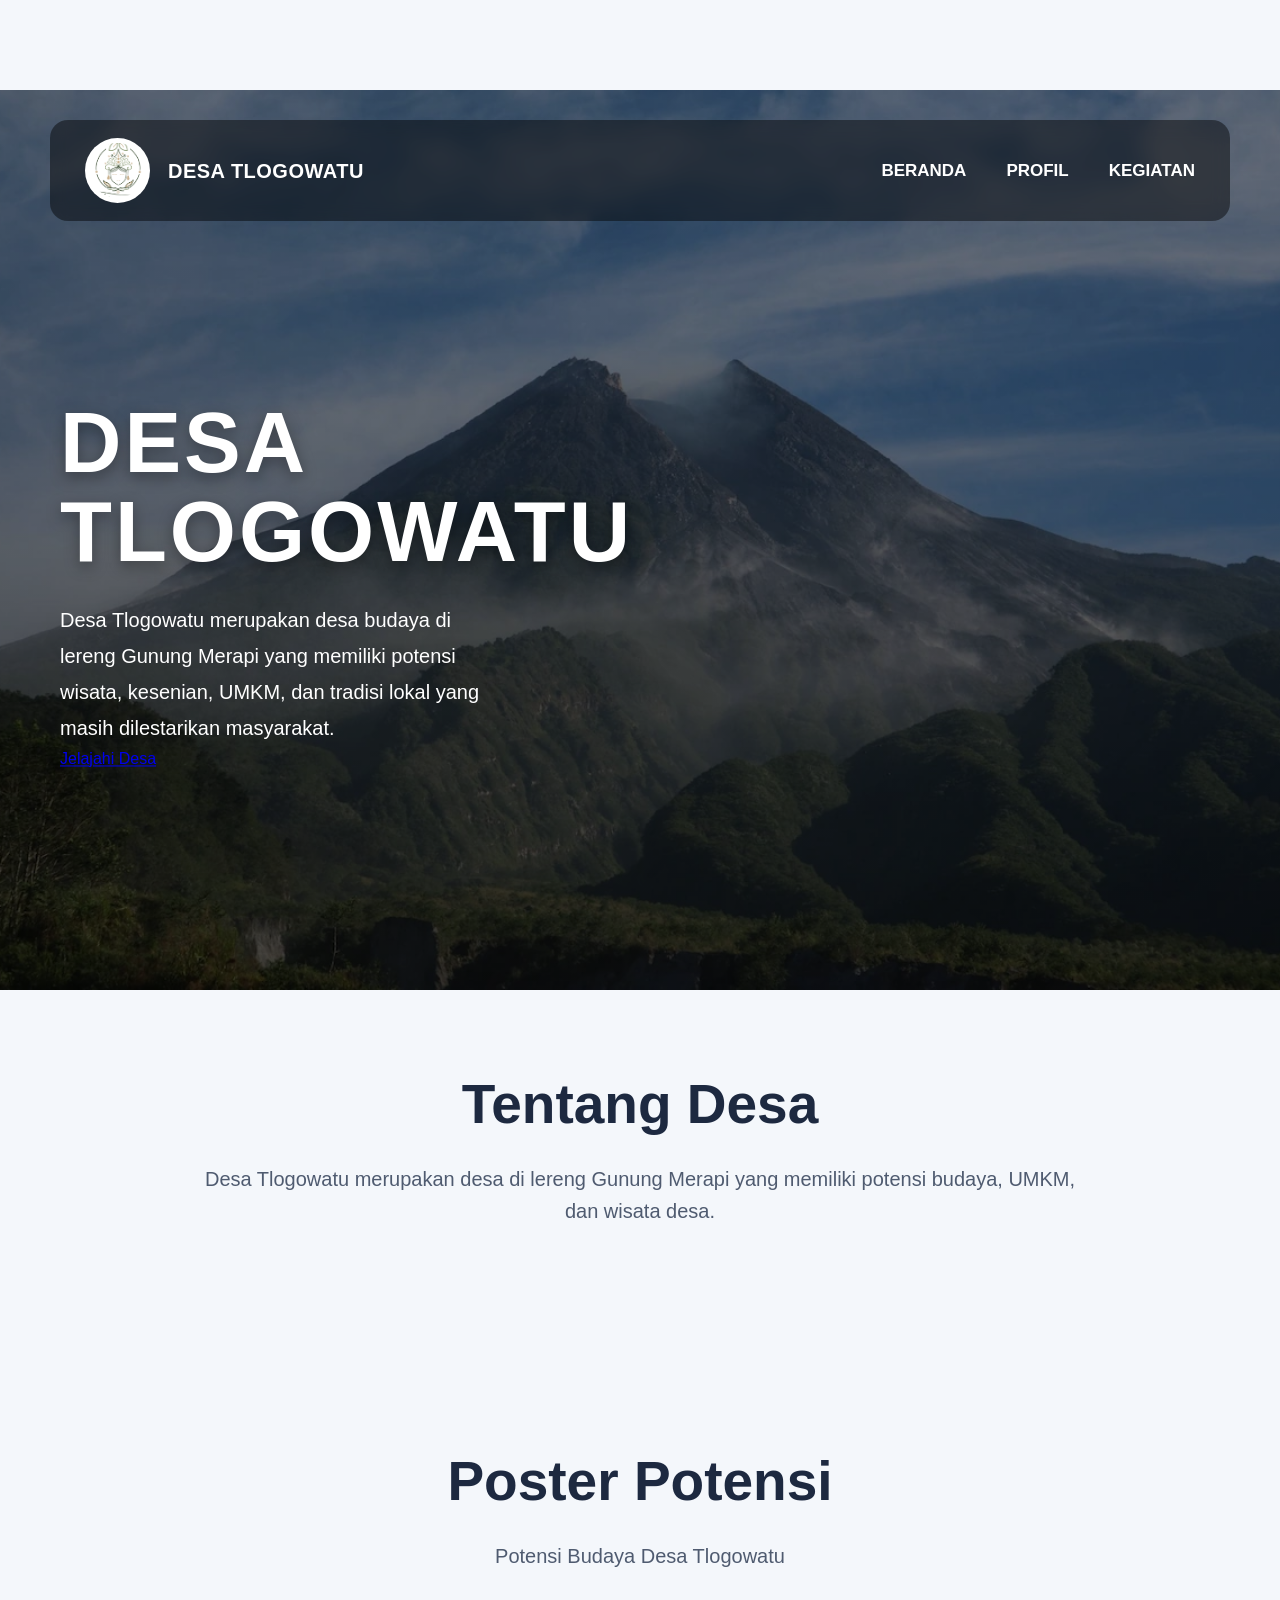
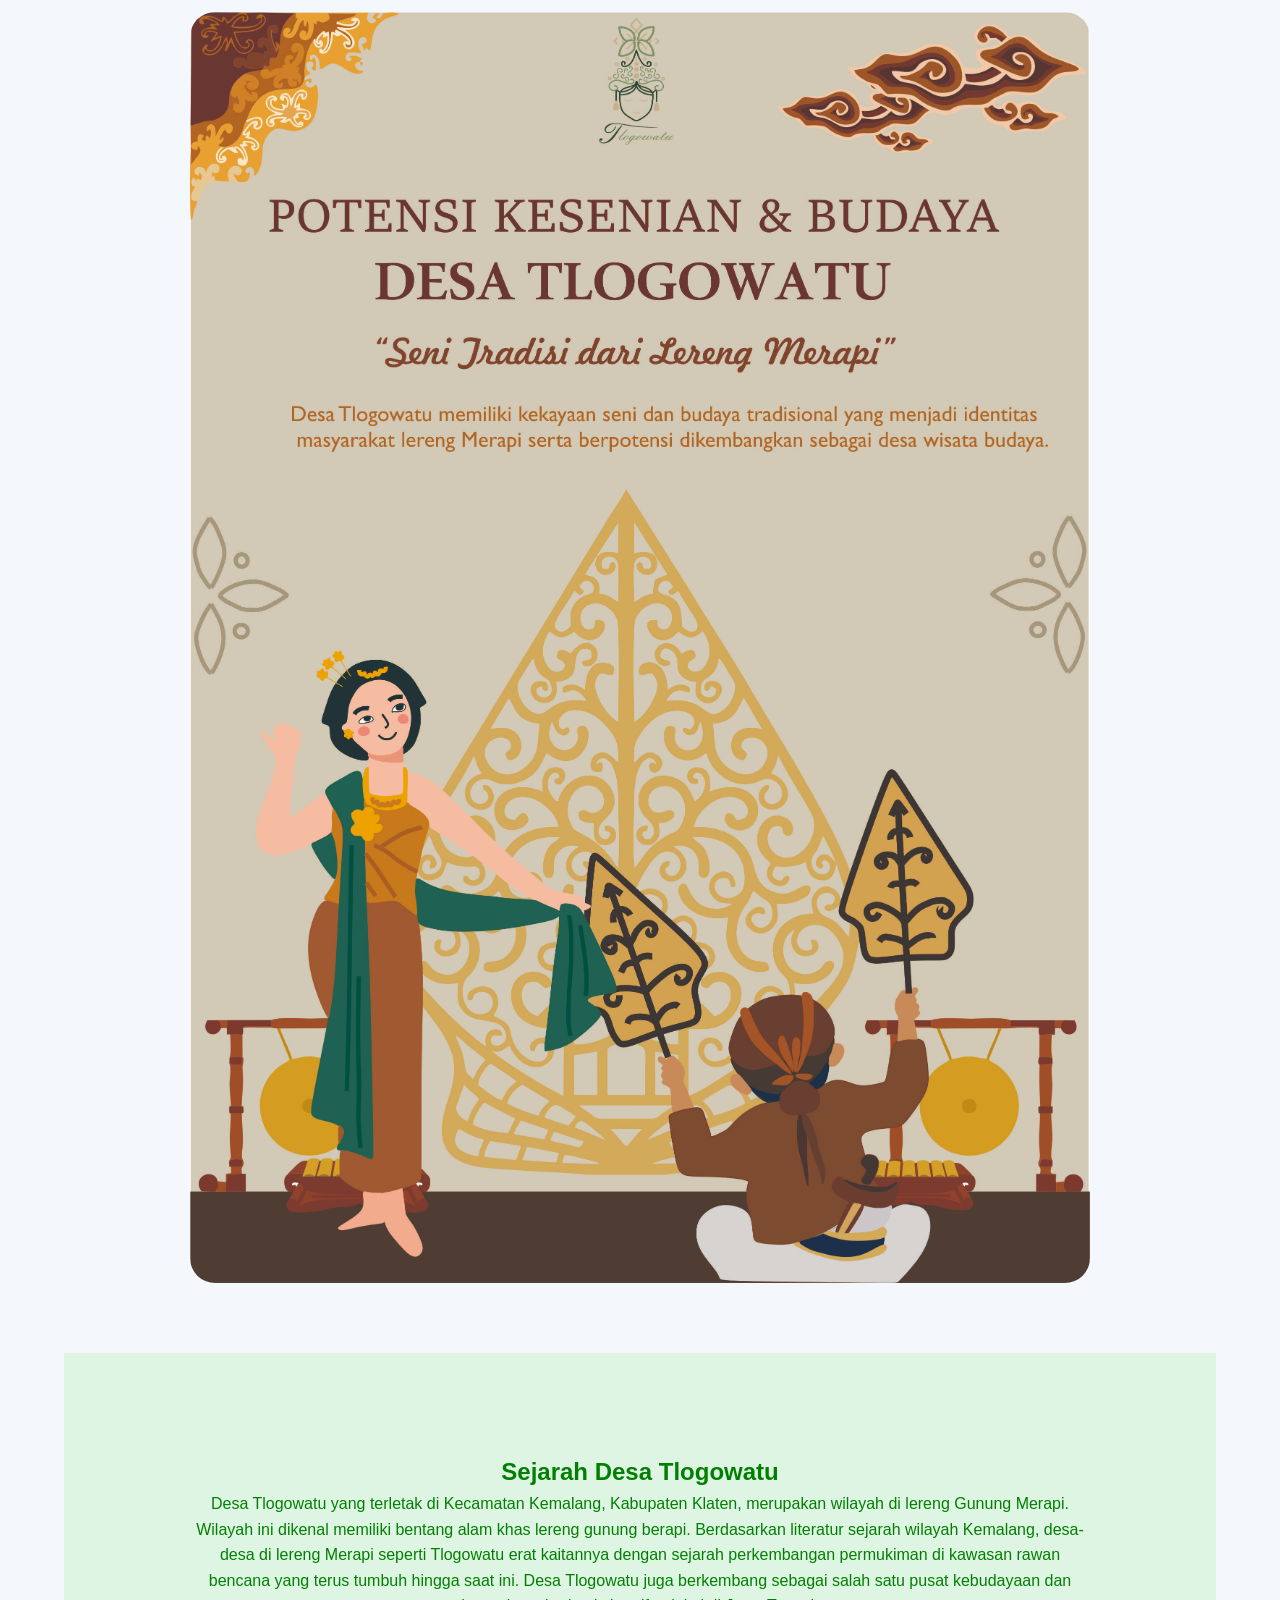
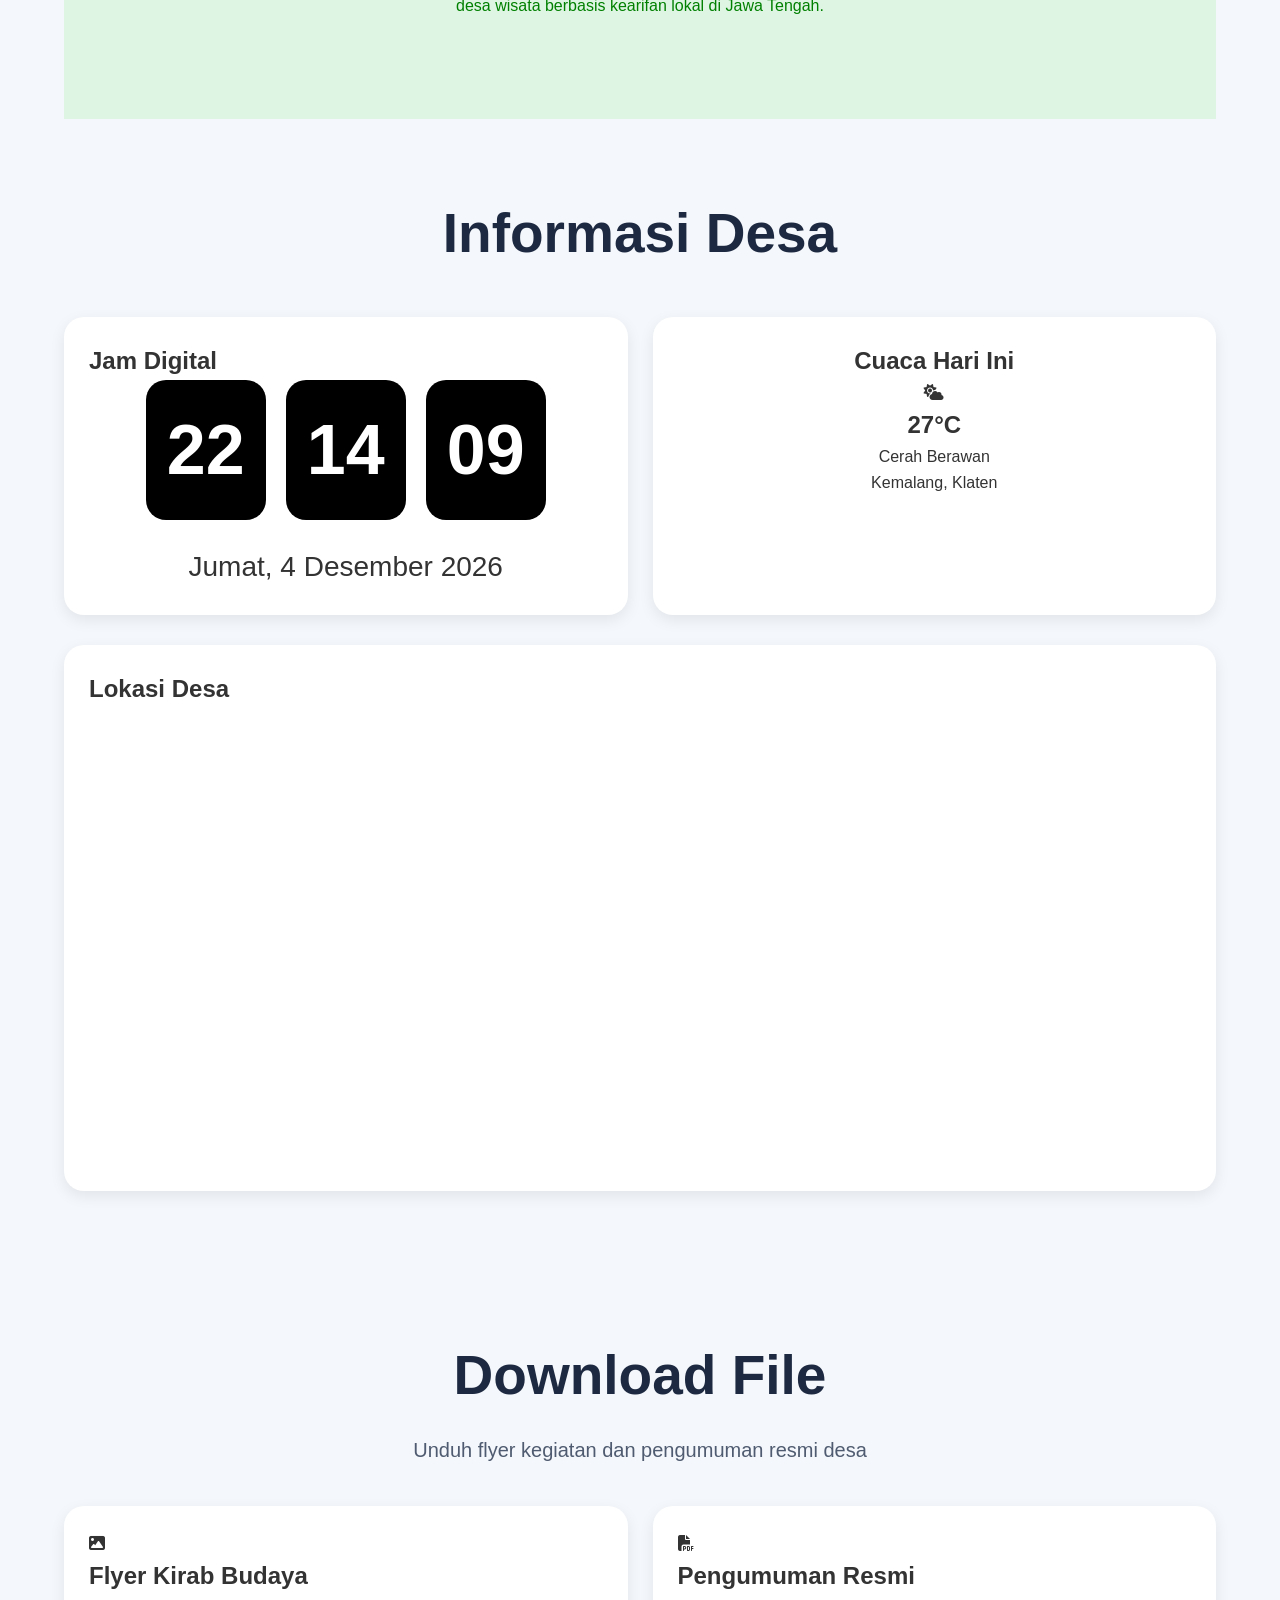
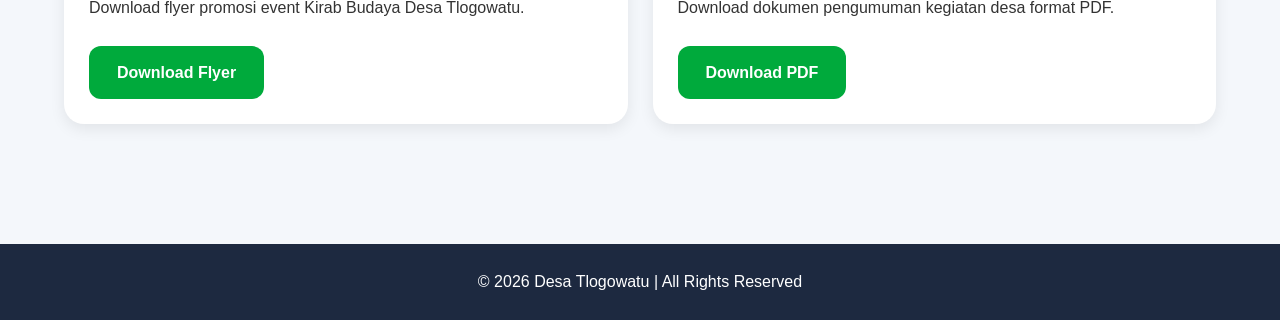
<file: index.html>
<!DOCTYPE html>
<html lang="id">
<head>

    <meta charset="UTF-8">
    <meta name="viewport" content="width=device-width, initial-scale=1.0">

    <title>Desa Tlogowatu</title>

    <!-- CSS -->
    <link rel="stylesheet" href="style.css">

    <!-- ICON -->
    <link rel="stylesheet"
    href="https://cdnjs.cloudflare.com/ajax/libs/font-awesome/6.5.1/css/all.min.css">

</head>

<body>

<!-- ================= HERO SECTION ================= -->

<section class="hero-modern">

    <img src="gambar/banner.jpg" alt="Banner Desa">

    <div class="overlay"></div>

    <!-- NAVBAR -->

   <!-- NAVBAR -->

<div class="hero-top">

    <!-- LOGO -->
    <div class="hero-logo">

        <img src="gambar/logo.png" alt="Logo Desa">

        <h2>DESA TLOGOWATU</h2>

    </div>

    <!-- KANAN -->
    <div class="hero-right">

        <!-- HAMBURGER -->
        <div class="hamburger" onclick="toggleMenu()">
            <i class="fa-solid fa-bars"></i>
        </div>

        <!-- MENU -->
        <div class="hero-menu" id="menu">

            <a href="index.html">BERANDA</a>

            <a href="profil.html">PROFIL</a>

            <a href="kegiatan.html">KEGIATAN</a>

        </div>

    </div>

</div>
    
    <!-- HERO CONTENT -->

    <div class="hero-content">

        <h1 class="hero-title">
            DESA <br>
            TLOGOWATU
        </h1>

        <div class="hero-desc">

            <p>
                Desa Tlogowatu merupakan desa budaya
                di lereng Gunung Merapi yang memiliki
                potensi wisata, kesenian, UMKM,
                dan tradisi lokal yang masih
                dilestarikan masyarakat.
            </p>

        </div>

        <a href="profil.html" class="hero-btn">
            Jelajahi Desa
        </a>

    </div>

</section>

<!-- ================= TENTANG DESA ================= -->

<section class="container">

    <h1 class="title">
        Tentang <span>Desa</span>
    </h1>

    <p class="subtitle">
        Desa Tlogowatu merupakan desa di lereng
        Gunung Merapi yang memiliki potensi budaya,
        UMKM, dan wisata desa.
    </p>

</section>

<!-- ================= POSTER ================= -->

<section class="poster-section">

    <h1 class="title">
        Poster <span>Potensi</span>
    </h1>

    <p class="subtitle">
        Potensi Budaya Desa Tlogowatu
    </p>

    <div class="poster-container">

        <img src="gambar/poster.jpg" alt="Poster Desa">

    </div>

</section>

<!-- ================= SEJARAH ================= -->

<section class="sejarah reveal">

    <div class="sejarah-text">

        <h1>Sejarah Desa Tlogowatu</h1>

        <p>
            Desa Tlogowatu yang terletak di Kecamatan Kemalang, Kabupaten Klaten,
            merupakan wilayah di lereng Gunung Merapi. Wilayah ini dikenal memiliki
            bentang alam khas lereng gunung berapi. Berdasarkan literatur sejarah wilayah Kemalang,
            desa-desa di lereng Merapi seperti Tlogowatu erat kaitannya dengan sejarah perkembangan
            permukiman di kawasan rawan bencana yang terus tumbuh hingga saat ini.
            Desa Tlogowatu juga berkembang sebagai salah satu pusat kebudayaan dan desa wisata
            berbasis kearifan lokal di Jawa Tengah.
        </p>

    </div>

</section>

<!-- ================= INFORMASI DESA ================= -->

<section class="info-desa">

    <h1 class="title">
        Informasi Desa
    </h1>

    <div class="info-top">

        <!-- JAM -->

        <div class="info-card">

            <h2>Jam Digital</h2>

            <div class="clock-container">

                <div class="clock-box">
                    <span id="jam">00</span>
                </div>

                <div class="clock-box">
                    <span id="menit">00</span>
                </div>

                <div class="clock-box">
                    <span id="detik">00</span>
                </div>

            </div>

            <div class="tanggal" id="tanggal"></div>

        </div>

        <!-- CUACA -->

        <div class="info-card cuaca-card">

            <h2>Cuaca Hari Ini</h2>

            <i class="fa-solid fa-cloud-sun"></i>

            <h1>27°C</h1>

            <p>Cerah Berawan</p>

            <span>Kemalang, Klaten</span>

        </div>

    </div>

    <!-- MAPS -->

    <div class="maps-card">

        <h2>Lokasi Desa</h2>

        <iframe
            src="https://maps.google.com/maps?q=Tlogowatu%20Kemalang%20Klaten&t=&z=13&ie=UTF8&iwloc=&output=embed"
            width="100%"
            height="450"
            style="border:0; border-radius:20px;"
            allowfullscreen=""
            loading="lazy">
        </iframe>

    </div>

</section>

<!-- ================= DOWNLOAD ================= -->

<section class="download-section">

    <h1 class="title">
        Download <span>File</span>
    </h1>

    <p class="subtitle">
        Unduh flyer kegiatan dan
        pengumuman resmi desa
    </p>

    <div class="download-grid">

        <!-- FLYER -->

        <div class="download-card">

            <i class="fa-solid fa-image"></i>

            <h2>Flyer Kirab Budaya</h2>

            <p>
                Download flyer promosi event
                Kirab Budaya Desa Tlogowatu.
            </p>

            <a href="gambar/flyer-kirab.jpg"
               download="Flyer-Kirab-Tlogowatu.jpg"
               class="btn"
               onclick="downloadFlyer()">

               Download Flyer

            </a>

        </div>

        <!-- PDF -->

        <div class="download-card">

            <i class="fa-solid fa-file-pdf"></i>

            <h2>Pengumuman Resmi</h2>

            <p>
                Download dokumen pengumuman
                kegiatan desa format PDF.
            </p>

            <a href="surat/pengumuman.pdf"
               download
               class="btn"
               onclick="downloadPDF()">

               Download PDF

            </a>

        </div>

    </div>

</section>

<!-- ================= FOOTER ================= -->

<footer>

    <p>
        © 2026 Desa Tlogowatu | All Rights Reserved
    </p>

</footer>

<!-- JAVASCRIPT -->

<script src="script.js"></script>

</body>
</html>
</file>
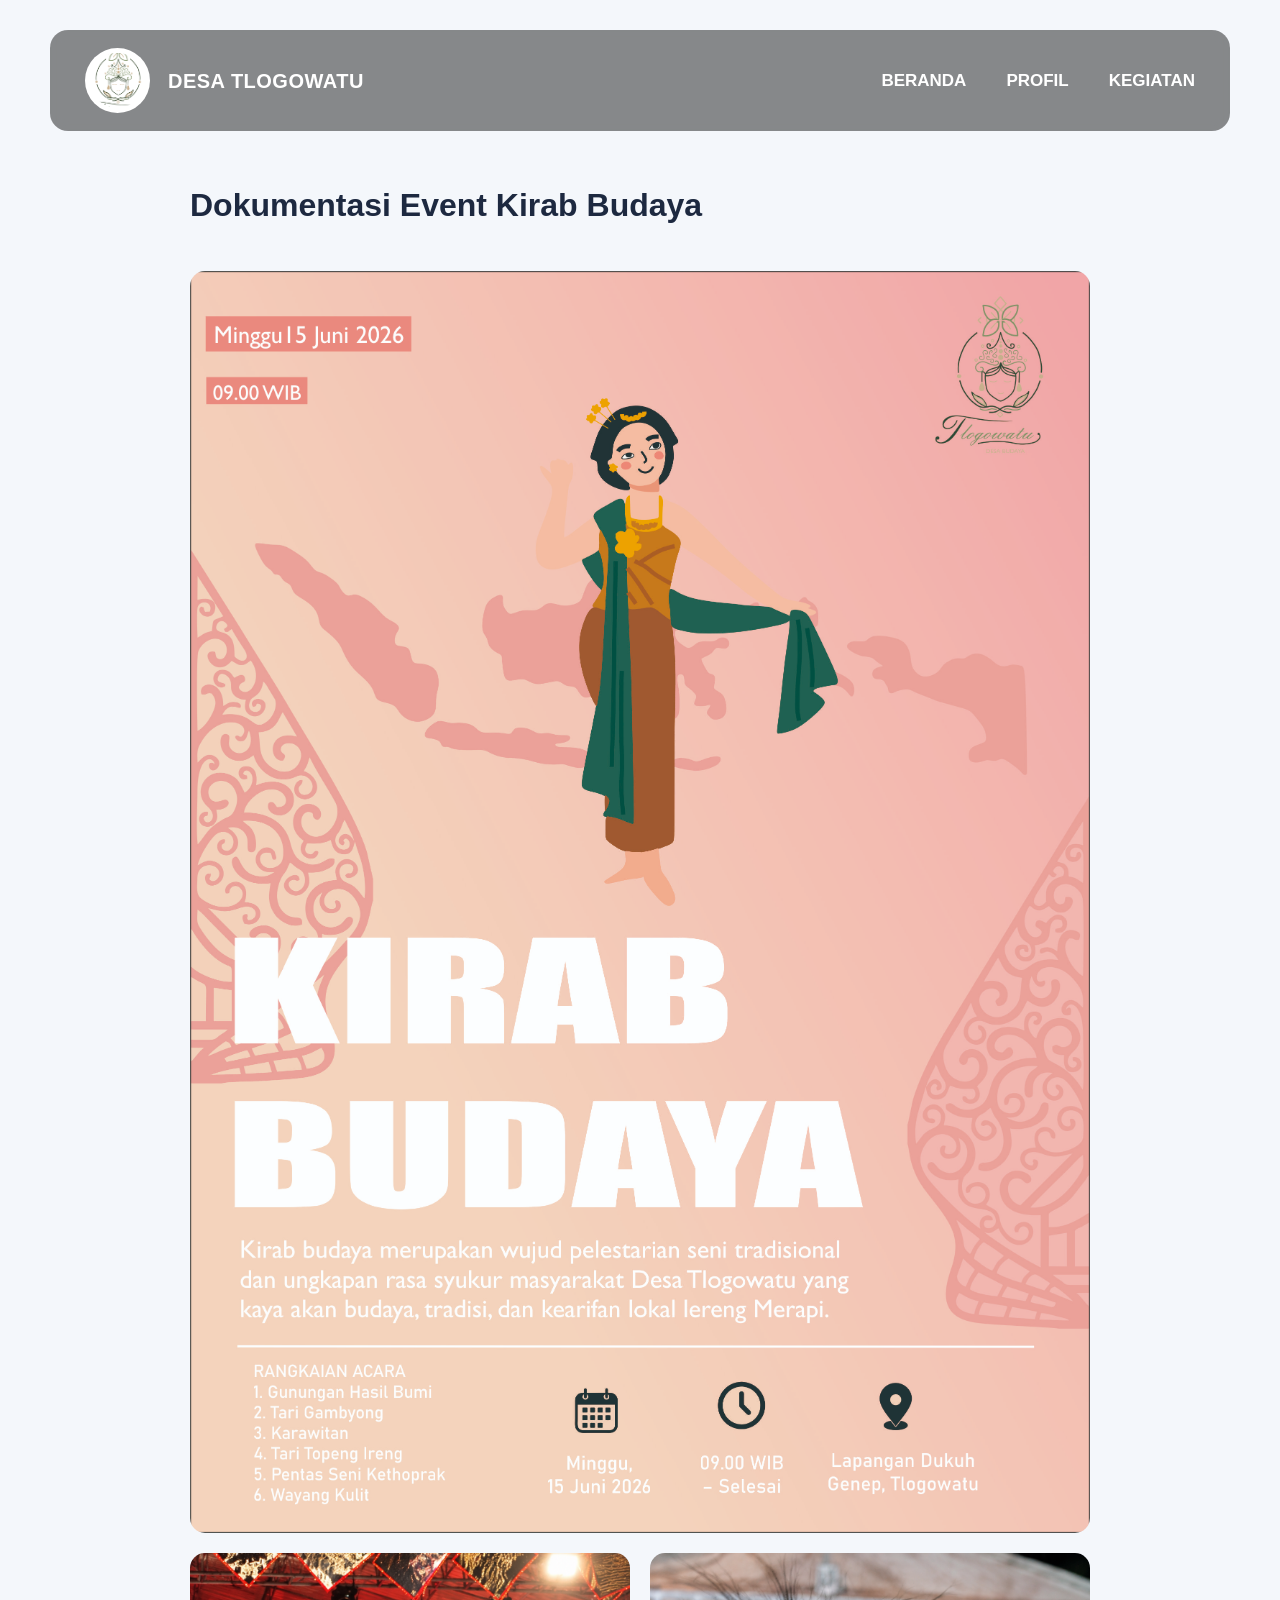
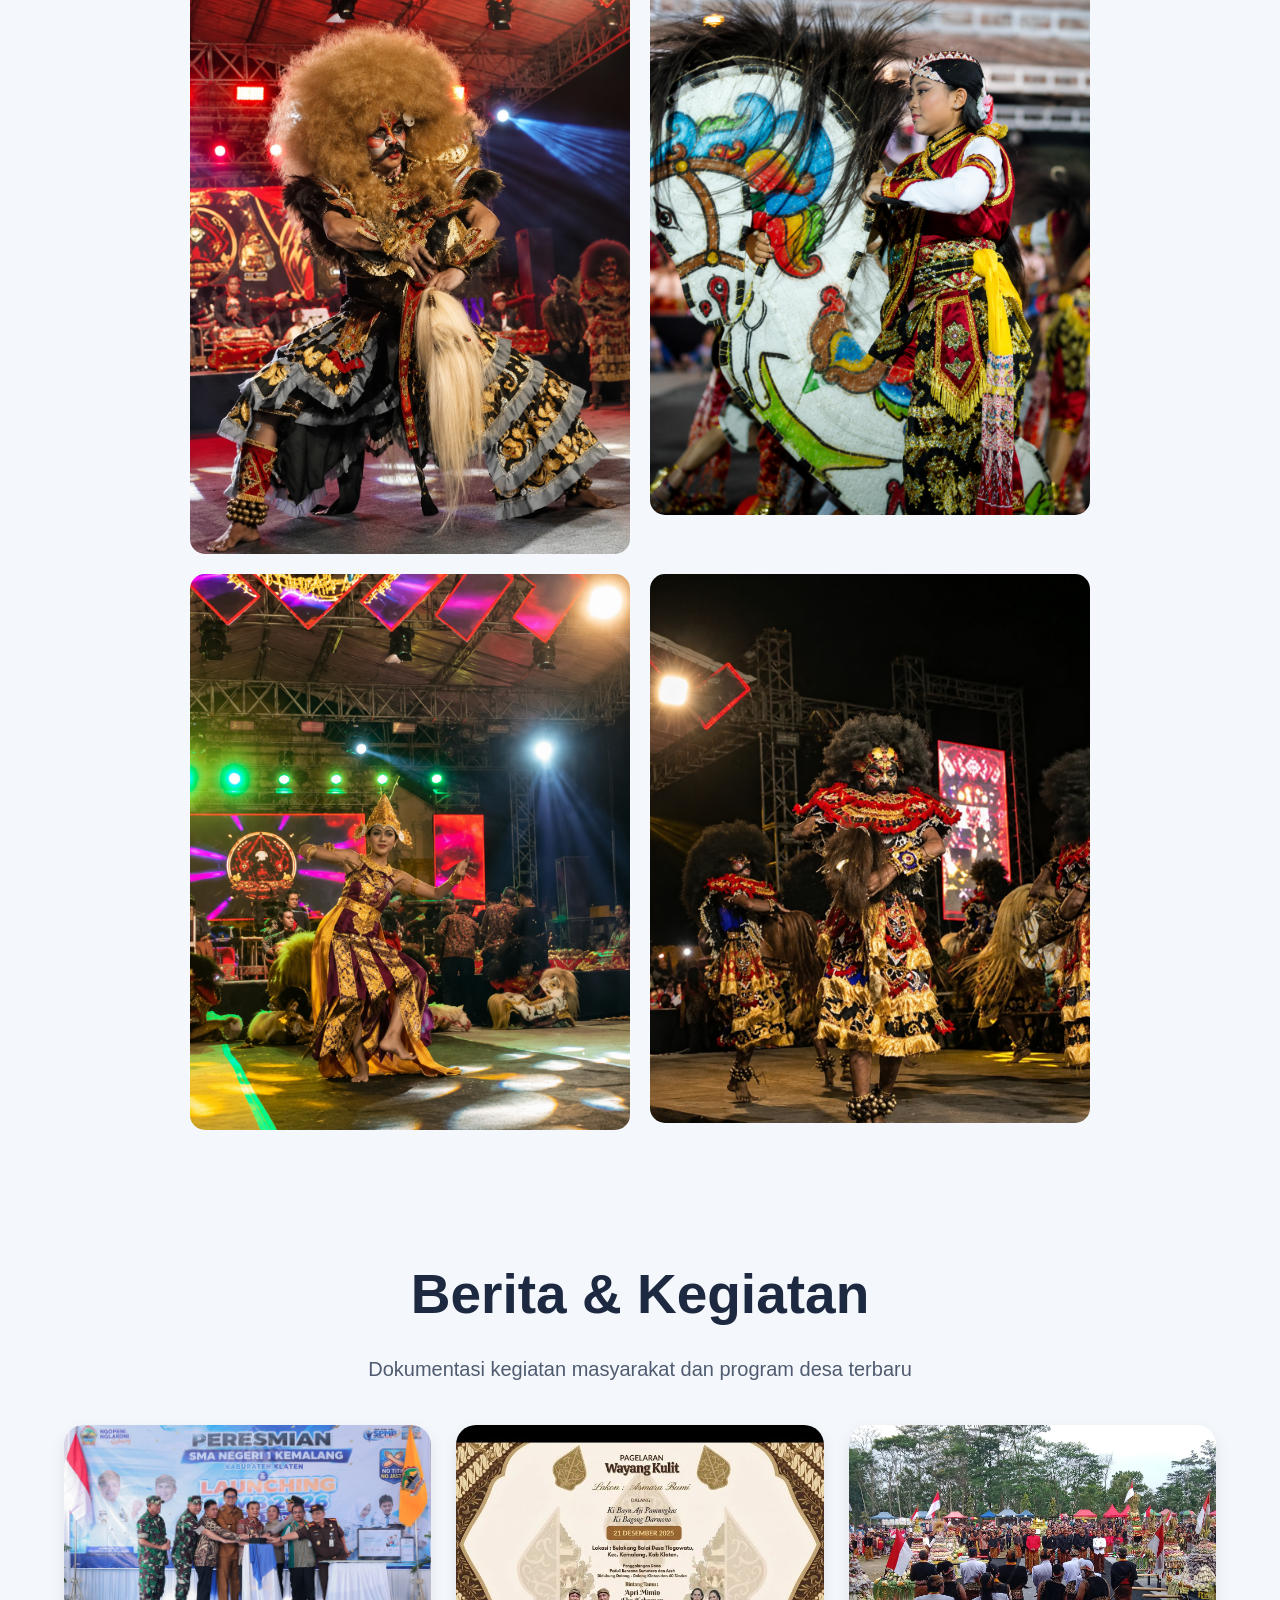
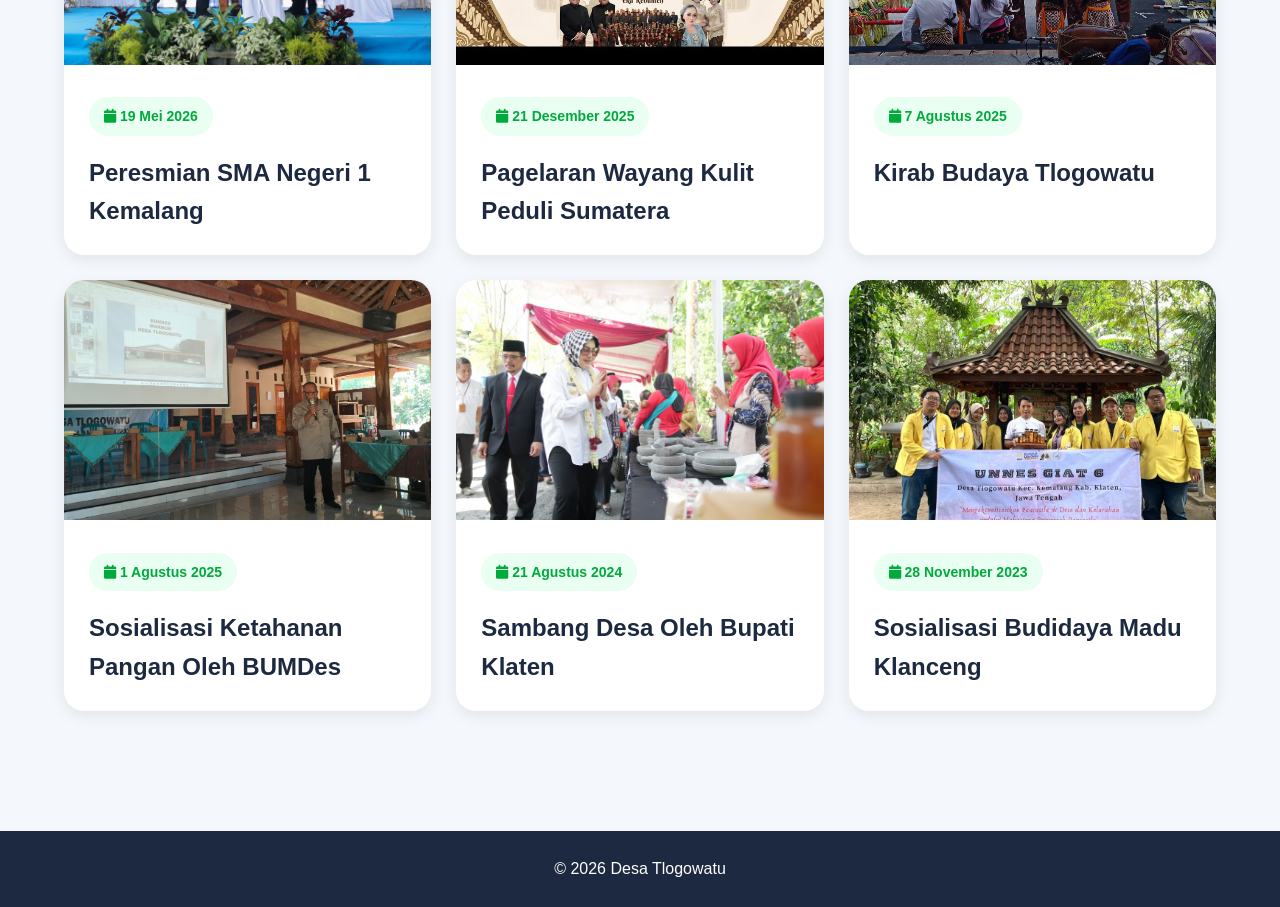
<file: kegiatan.html>
<!DOCTYPE html>
<html lang="id">
<head>

    <!-- pengaturan karakter -->
    <meta charset="UTF-8">
    <meta name="viewport" content="width=device-width, initial-scale=1.0">  <!-- responsive di hp -->
    <title>Kegiatan Desa</title>

    <link rel="stylesheet" href="style.css">  <!-- menghubungkan ke css -->

    <link rel="stylesheet"
    href="https://cdnjs.cloudflare.com/ajax/libs/font-awesome/6.5.1/css/all.min.css">  <!-- icon-->
</head>
<body>

<!-- NAVIGASI -->

<div class="hero-top">

    <!-- LOGO -->
    <div class="hero-logo">

        <img src="gambar/logo.png" alt="Logo Desa">

        <h2>DESA TLOGOWATU</h2>

    </div>

    <!-- KANAN -->
    <div class="hero-right">

        <!-- HAMBURGER -->
        <div class="hamburger" onclick="toggleMenu()">
            <i class="fa-solid fa-bars"></i>
        </div>

        <!-- MENU -->
        <div class="hero-menu" id="menu">

            <a href="index.html">BERANDA</a>

            <a href="profil.html">PROFIL</a>

            <a href="kegiatan.html">KEGIATAN</a>

        </div>

    </div>

</div>
    
<div class="gallery-wrapper">

    <div class="gallery-grid">

        <h2 class="gallery-title">Dokumentasi Event Kirab Budaya</h2>

        <img src="gambar/flyer-kirab.jpg" class="poster">

        <img src="gambar/kirab1.png">
        <img src="gambar/kirab4.png">
        <img src="gambar/kirab3.png">
        <img src="gambar/kirab2.png">

    </div>

</div>

<!-- KEGIATAN -->
<section class="container">

    <h1 class="title">Berita & <span>Kegiatan</span></h1>

    <p class="subtitle">
        Dokumentasi kegiatan masyarakat dan program desa terbaru
    </p>

    <div class="berita-grid">

        <!-- CARD 1 -->
        <div class="berita-card">
            <img src="gambar/sma.png" alt="">

            <div class="berita-content">
                <span>
                    <i class="fa-solid fa-calendar"></i>
                    19 Mei 2026
                </span>

                <h2>Peresmian SMA Negeri 1 Kemalang</h2>
            </div>
        </div>

        <!-- CARD 2 -->
        <div class="berita-card">
            <img src="gambar/wayang.jpg" alt="">

            <div class="berita-content">
                <span>
                    <i class="fa-solid fa-calendar"></i>
                    21 Desember 2025
                </span>

                <h2>Pagelaran Wayang Kulit Peduli Sumatera</h2>
            </div>
        </div>

        <!-- CARD 3 -->
        <div class="berita-card">
            <img src="gambar/kirab.jpg" alt="">

            <div class="berita-content">
                <span>
                    <i class="fa-solid fa-calendar"></i>
                    7 Agustus 2025
                </span>

                <h2>Kirab Budaya Tlogowatu</h2>
            </div>
        </div>

        <!-- CARD 4 -->
        <div class="berita-card">
            <img src="gambar/pangan.jpg" alt="">

            <div class="berita-content">
                <span>
                    <i class="fa-solid fa-calendar"></i>
                    1 Agustus 2025
                </span>

                <h2>Sosialisasi Ketahanan Pangan Oleh BUMDes</h2>
            </div>
        </div>

        <!-- CARD 5 -->
        <div class="berita-card">
            <img src="gambar/bupati.jpg" alt="">

            <div class="berita-content">
                <span>
                    <i class="fa-solid fa-calendar"></i>
                    21 Agustus 2024
                </span>

                <h2>Sambang Desa Oleh Bupati Klaten</h2>
            </div>
        </div>

        <!-- CARD 6 -->
        <div class="berita-card">
            <img src="gambar/madu.jpg" alt="">

            <div class="berita-content">
                <span>
                    <i class="fa-solid fa-calendar"></i>
                    28 November 2023
                </span>

                <h2>Sosialisasi Budidaya Madu Klanceng</h2>
            </div>
        </div>

    </div>

</section>

<footer>
    <p>© 2026 Desa Tlogowatu</p>
</footer>

<script src="script.js"></script>

</body>
</html>
</file>
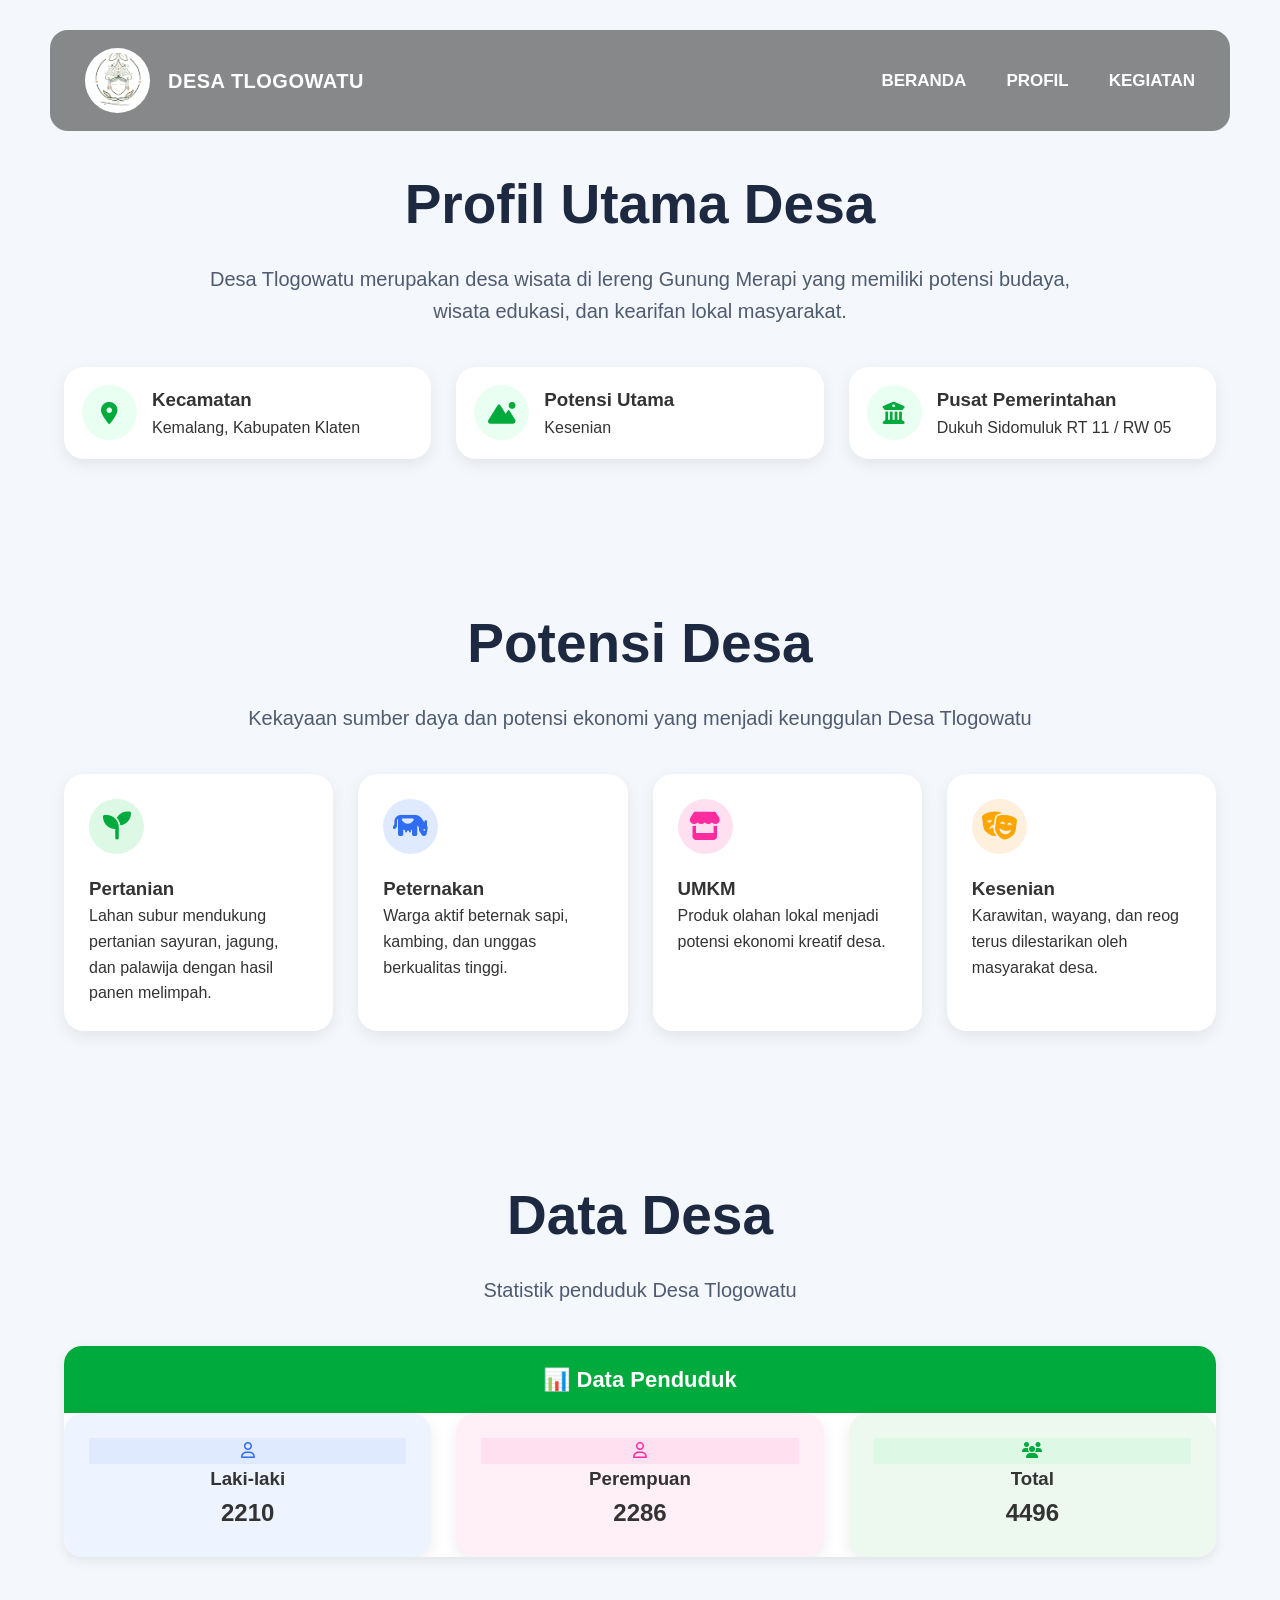
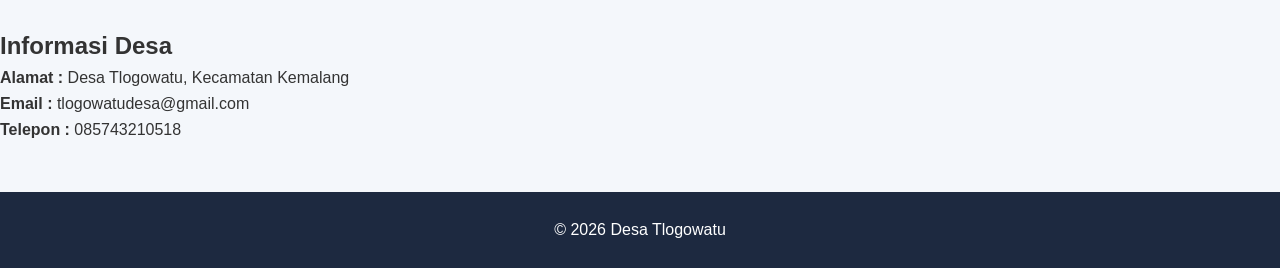
<file: profil.html>
<!DOCTYPE html>
<html lang="id">
<head>
    <meta charset="UTF-8">  <!-- pengaturan karakter -->
    <meta name="viewport" content="width=device-width, initial-scale=1.0">  <!-- responsive di hp -->
    <title>Profil Desa Tlogowatu</title>

    <link rel="stylesheet" href="style.css">  <!-- menghubungkan ke css -->

    
    <link rel="stylesheet"
    href="https://cdnjs.cloudflare.com/ajax/libs/font-awesome/6.5.1/css/all.min.css">  <!-- icon -->

</head>

<body>

<!-- NAVIGASI -->

<div class="hero-top">

    <!-- LOGO -->
    <div class="hero-logo">

        <img src="gambar/logo.png" alt="Logo Desa">

        <h2>DESA TLOGOWATU</h2>

    </div>

    <!-- KANAN -->
    <div class="hero-right">

        <!-- HAMBURGER -->
        <div class="hamburger" onclick="toggleMenu()">
            <i class="fa-solid fa-bars"></i>
        </div>

        <!-- MENU -->
        <div class="hero-menu" id="menu">

            <a href="index.html">BERANDA</a>

            <a href="profil.html">PROFIL</a>

            <a href="kegiatan.html">KEGIATAN</a>

        </div>

    </div>

</div>
    
<!-- profil utama -->
<section class="profil-utama">

    <h1 class="profil-title">
        Profil Utama Desa
    </h1>

    <p class="profil-desc">
        Desa Tlogowatu merupakan desa wisata
        di lereng Gunung Merapi yang memiliki
        potensi budaya, wisata edukasi,
        dan kearifan lokal masyarakat.
    </p>


    <div class="profil-list-horizontal">

        <div class="profil-item kecil">

            <i class="fa-solid fa-location-dot"></i>  <!-- icon -->

            <div>
                <h3>Kecamatan</h3>
                <p>Kemalang, Kabupaten Klaten</p>
            </div>

        </div>

        <div class="profil-item kecil">

            <i class="fa-solid fa-mountain-sun"></i>  <!-- icon -->

            <div>
                <h3>Potensi Utama</h3>
                <p>Kesenian</p>
            </div>

        </div>

        <div class="profil-item kecil">

            <i class="fa-solid fa-building-columns"></i>  <!-- icon -->

            <div>
                <h3>Pusat Pemerintahan</h3>
                <p>Dukuh Sidomuluk RT 11 / RW 05</p>
            </div>

        </div>

    </div>

</section>

<!-- potensi -->
<section class="potensi-section container">

    <h1 class="title">
        Potensi <span>Desa</span>
    </h1>

    <p class="subtitle">
        Kekayaan sumber daya dan potensi ekonomi
        yang menjadi keunggulan Desa Tlogowatu
    </p>

    <div class="cards">

       
        <div class="card-hover">

            <div class="icon-box green">
                <i class="fa-solid fa-seedling"></i>
            </div>

            <h3>Pertanian</h3>

            <p>
                Lahan subur mendukung pertanian sayuran,
                jagung, dan palawija dengan hasil
                panen melimpah.
            </p>

        </div>

       
        <div class="card-hover">

            <div class="icon-box blue">
                <i class="fa-solid fa-cow"></i>
            </div>

            <h3>Peternakan</h3>

            <p>
                Warga aktif beternak sapi, kambing,
                dan unggas berkualitas tinggi.
            </p>

        </div>

        
        <div class="card-hover">

            <div class="icon-box pink">
                <i class="fa-solid fa-store"></i>
            </div>

            <h3>UMKM</h3>

            <p>
                Produk olahan lokal 
                menjadi potensi ekonomi kreatif desa.
            </p>

        </div>

        
        <div class="card-hover">

            <div class="icon-box orange">
                <i class="fa-solid fa-masks-theater"></i>
            </div>

            <h3>Kesenian</h3>

            <p>
                Karawitan, wayang, dan reog terus
                dilestarikan oleh masyarakat desa.
            </p>

        </div>

    </div>

</section>

<!-- data desa -->
<section class="data-section">

    <h1 class="title">
        Data <span>Desa</span>
    </h1>

    <p class="subtitle">
        Statistik penduduk Desa Tlogowatu
    </p>

  
    <div class="data-container">

        <div class="data-title">
            📊 Data Penduduk
        </div>

        <div class="data-grid">

            <div class="data-card laki">

                <div class="icon-circle blue">
                    <i class="fa-regular fa-user"></i>
                </div>

                <h3>Laki-laki</h3>

                <h1>2210</h1>

            </div>

            <div class="data-card perempuan">

                <div class="icon-circle pink">
                    <i class="fa-regular fa-user"></i>
                </div>

                <h3>Perempuan</h3>

                <h1>2286</h1>

            </div>

            <div class="data-card total">

                <div class="icon-circle green">
                    <i class="fa-solid fa-users"></i>
                </div>

                <h3>Total</h3>

                <h1>4496</h1>

            </div>

        </div>

    </div>

</section>

<!-- informasi -->
<section class="info-section">

    <div class="info-box">

        <h2>Informasi Desa</h2>

        <p><b>Alamat :</b> Desa Tlogowatu, Kecamatan Kemalang</p>

        <p><b>Email :</b> tlogowatudesa@gmail.com</p>

        <p><b>Telepon :</b> 085743210518</p>

    </div>

</section>

<footer>
    <p>© 2026 Desa Tlogowatu</p>
</footer>

</body>
</html>
</file>
<file: style.css>
*{
    margin:0;
    padding:0;
    box-sizing:border-box;
}

body{
    font-family:Arial,sans-serif;
    background:#f4f7fb;
    color:#333;
    line-height:1.6;
    padding-top:90px;
}

/* ================= NAVBAR ================= */

nav{
    background:#fff;
    padding:18px 50px;
    display:flex;
    justify-content:space-between;
    align-items:center;
    box-shadow:0 2px 10px rgba(0,0,0,.08);
    position:fixed;
    top:0;
    left:0;
    width:100%;
    z-index:1000;
}

nav ul{
    list-style:none;
    display:flex;
    gap:20px;
}

nav a{
    color:#1d2940;
    text-decoration:none;
    font-weight:bold;
    padding:12px 18px;
    border-radius:10px;
    transition:.3s;
}

nav a:hover,
.active{
    background:#dff5e4;
    color:green;
}

/* ================= HERO ================= */

.hero-modern{
    position:relative;
    width:100%;
    height:100vh;
    overflow:hidden;
    display:flex;
    justify-content:center;
    align-items:center;
}

.hero-modern img{
    width:100%;
    height:100%;
    object-fit:cover;
}

.overlay{
    position:absolute;
    inset:0;
    background:linear-gradient(rgba(0,0,0,.5),rgba(0,0,0,.6));
}

/* ================= HERO TOP ================= */

.hero-top{
    position:absolute;
    top:30px;
    left:50px;
    right:50px;

    display:flex;
    justify-content:space-between;
    align-items:center;

    background:rgba(0,0,0,.45);
    backdrop-filter:blur(8px);

    padding:18px 35px;
    border-radius:18px;

    z-index:10;
}

/* ================= LOGO ================= */

.hero-logo{
    display:flex;
    align-items:center;
    gap:18px;
}

.hero-logo img{
    width:65px;
    height:65px;
    border-radius:50%;
    background:#fff;
    padding:5px;
    object-fit:cover;
}

.hero-logo h2{
    color:#fff;
    font-size:20px;
    font-weight:700;
    margin:0;
    letter-spacing:.5px;
}

/* ================= MENU ================= */

.hero-menu{
    display:flex;
    align-items:center;
    gap:40px;
}

.hero-right{
    display:flex;
    align-items:center;
    gap:25px;
    }

.hero-menu a{
    color:#fff;
    text-decoration:none;
    font-weight:600;
    font-size:17px;
    position:relative;
    transition:.3s;
}

.hero-menu a::after{
    content:'';
    position:absolute;
    left:0;
    bottom:-6px;
    width:0%;
    height:2px;
    background:#00ff88;
    transition:.3s;
}

.hero-menu a:hover::after{
    width:100%;
}

.hero-menu a:hover{
    color:#00ff88;
}

/* ================= HERO CONTENT ================= */

.hero-content{
    position:absolute;
    top:55%;
    left:60px;
    transform:translateY(-50%);
    z-index:10;
    color:#fff;
}

.hero-content h1{
    font-size:85px;
    line-height:1.05;
    margin-bottom:25px;
    font-weight:900;
    letter-spacing:3px;
    text-transform:uppercase;
    color:#fff;
    text-shadow:0 5px 15px rgba(0,0,0,.35);
}

.hero-desc{
    display:flex;
    gap:40px;
    max-width:1000px;
}

.hero-desc p{
    width:420px;
    font-size:20px;
    line-height:1.8;
}

/* ================= BUTTON ================= */

.btn{
    display:inline-block;
    margin-top:25px;
    padding:14px 28px;
    background:#00aa3c;
    color:#fff;
    border-radius:12px;
    text-decoration:none;
    font-weight:bold;
    transition:.3s;
}

.btn:hover{
    background:#008f33;
    transform:translateY(-2px);
}

/* ================= LAYOUT ================= */

.container,
.profil-utama,
.data-section,
.download-section,
.info-desa{
    width:90%;
    margin:auto;
    padding:70px 0;
}

.title,
.profil-title{
    text-align:center;
    font-size:55px;
    color:#1d2940;
    margin-bottom:15px;
}

.subtitle,
.profil-desc{
    text-align:center;
    font-size:20px;
    color:#4f5b70;
    max-width:900px;
    margin:auto auto 40px;
}

/* ================= GRID ================= */

.cards,
.data-grid,
.download-grid,
.profil-list-horizontal,
.berita-grid,
.info-top{
    display:grid;
    gap:25px;
}

.cards{
    grid-template-columns:repeat(auto-fit,minmax(250px,1fr));
}

.data-grid{
    grid-template-columns:repeat(auto-fit,minmax(180px,1fr));
}

.download-grid{
    grid-template-columns:repeat(auto-fit,minmax(300px,1fr));
}

.profil-list-horizontal{
    grid-template-columns:repeat(3,1fr);
}

.berita-grid{
    grid-template-columns:repeat(auto-fit,minmax(320px,1fr));
    margin-top:40px;
}

.info-top{
    grid-template-columns:1fr 1fr;
    margin-top:40px;
}

/* ================= CARD ================= */

.card,
.card-hover,
.profil-item,
.download-card,
.data-card,
.berita-card,
.info-card,
.maps-card{
    background:#fff;
    border-radius:20px;
    box-shadow:0 5px 15px rgba(0,0,0,.08);
    transition:.3s;
}

.card,
.card-hover,
.download-card,
.data-card,
.info-card,
.maps-card{
    padding:25px;
}

.profil-item{
    padding:18px;
    display:flex;
    align-items:center;
    gap:15px;
}

.card:hover,
.card-hover:hover,
.profil-item:hover,
.download-card:hover,
.data-card:hover,
.berita-card:hover{
    transform:translateY(-5px);
}

/* ================= ICON ================= */

.icon-box,
.profil-item i{
    width:55px;
    height:55px;
    border-radius:50%;
    display:flex;
    justify-content:center;
    align-items:center;
}

.icon-box{
    font-size:28px;
    margin-bottom:20px;
}

.green{ background:#ddf8e5; color:#00aa3c; }
.blue{ background:#dfe9ff; color:#2f6df5; }
.pink{ background:#ffe0f1; color:#ff2ca0; }
.orange{ background:#fff0dd; color:orange; }

.profil-item i{
    background:#e9fff1;
    color:#00aa3c;
    font-size:22px;
}

/* ================= DATA ================= */

.data-container{
    background:#fff;
    border-radius:18px;
    overflow:hidden;
    box-shadow:0 4px 12px rgba(0,0,0,.08);
    margin-top:25px;
}

.data-title{
    background:#00aa3c;
    color:#fff;
    padding:16px;
    text-align:center;
    font-size:22px;
    font-weight:bold;
}

.data-card{
    text-align:center;
}

.laki{ background:#eef4ff; }
.perempuan{ background:#fff0f7; }
.total{ background:#edf9ef; }

/* ================= BERITA ================= */

.berita-card{
    overflow:hidden;
    position:relative;
}

.berita-card img{
    width:100%;
    height:240px;
    object-fit:cover;
}

.berita-content{
    padding:25px;
}

.berita-content span{
    display:inline-block;
    background:#e9fff1;
    color:#00aa3c;
    padding:8px 15px;
    border-radius:30px;
    font-size:14px;
    font-weight:bold;
    margin-bottom:18px;
}

.berita-content h2{
    font-size:24px;
    color:#1d2940;
}

/* ================= JAM ================= */

.clock-container{
    display:flex;
    justify-content:center;
    gap:20px;
}

.clock-box{
    width:120px;
    height:140px;
    background:#000;
    border-radius:20px;
    display:flex;
    justify-content:center;
    align-items:center;
}

.clock-box span{
    color:#fff;
    font-size:70px;
    font-weight:bold;
}

.tanggal{
    text-align:center;
    margin-top:25px;
    font-size:28px;
}

/* ================= CUACA ================= */

.cuaca-card{
    text-align:center;
}

/* ================= MAPS ================= */

.maps-card{
    margin-top:30px;
}

/* ================= FOOTER ================= */

footer{
    background:#1d2940;
    color:#fff;
    text-align:center;
    padding:25px;
    margin-top:50px;
}

/* ================= SEJARAH ================= */

.sejarah{
    width:90%;
    margin:auto;
    padding:100px 0;
    display:flex;
    justify-content:center;
    align-items:center;
    opacity:0;
    transform:translateY(80px);
    transition:all 1s ease;
}

.sejarah.active{
    opacity:1;
    transform:translateY(0);
}

.sejarah-text{
    max-width:900px;
    text-align:center;
}

/* ================= POSTER ================= */

.poster-section{
    width:90%;
    margin:auto;
    padding:100px 0 70px;
    text-align:center;
}

.poster-container{
    margin-top:40px;
    display:flex;
    justify-content:center;
}

.gallery-title{
    text-align:center;
    font-size:32px;
    font-weight:bold;
    margin-top:40px;
    margin-bottom:20px;
    color:#1d2940;
    white-space:nowrap;
}

/* ================= POSTER ================= */

.poster-container img{
    width:100%;
    max-width:900px;
    height:auto;
    object-fit:contain;
    border-radius:25px;
}

/* ================= GALLERY ================= */

.gallery-wrapper{
    width:100%;
    display:flex;
    justify-content:center;
    padding:50px 0;
}

.gallery-grid{
    display:grid;
    grid-template-columns:repeat(2, minmax(0, 1fr));
    gap:20px;
    width:90%;
    max-width:900px;
}

/* poster di dalam gallery */
.gallery-grid .poster{
    grid-column:1 / -1;
    width:100%;
    height:auto;
    object-fit:contain;
    border-radius:15px;
}

/* semua gambar */
.gallery-grid img{
    width:100%;
    height:auto;
    object-fit:contain;
    border-radius:15px;
    display:block;
}

/* hover */
.gallery-grid img:hover{
    transform:scale(1.03);
    transition:0.3s;
}

/* ================= RESPONSIVE ================= */

.hamburger{
    display:none;
    font-size:28px;
    color:white;
    cursor:pointer;
}

/* ================= MOBILE ================= */

@media(max-width:768px){

    .hero-top{
        flex-wrap:wrap;
        padding:15px 20px;
        left:20px;
        right:20px;
        top:20px;
    }

    .hero-logo h2{
        font-size:18px;
    }

    .hero-content{
        left:25px;
        top:58%;
    }

    .hero-content h1{
        font-size:48px;
    }

    .hero-desc{
        flex-direction:column;
        gap:20px;
    }

    .hero-desc p{
        width:100%;
        font-size:17px;
    }

    .hamburger{
        display:block;
    }

    .hero-menu{
        display:none;
        width:100%;
        flex-direction:column;
        gap:15px;
        margin-top:15px;
        background:rgba(0,0,0,.8);
        padding:15px;
        border-radius:10px;
    }

    .hero-menu.active{
        display:flex;
    }

    .profil-list-horizontal{
        grid-template-columns:1fr;
    }

    .info-top{
        grid-template-columns:1fr;
    }

    .gallery-grid{
        grid-template-columns:1fr;
    }
}
</file>
